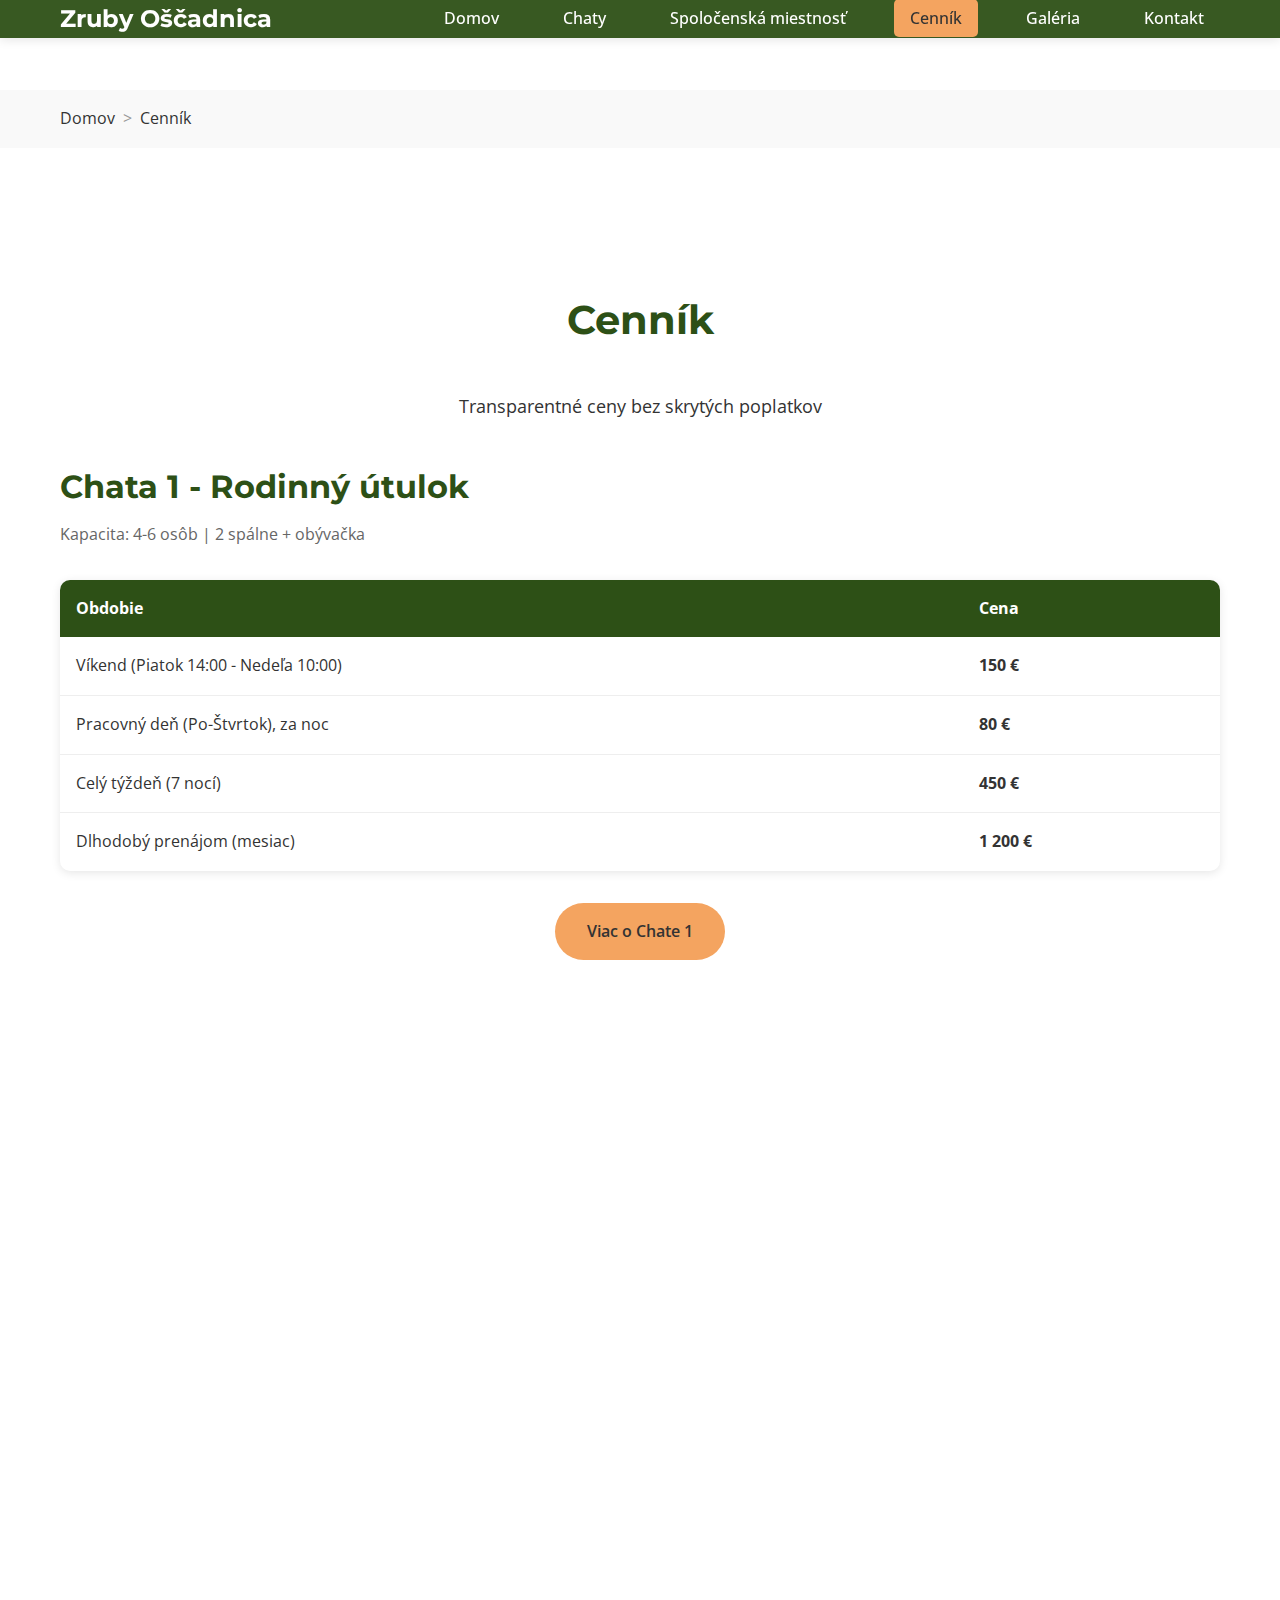
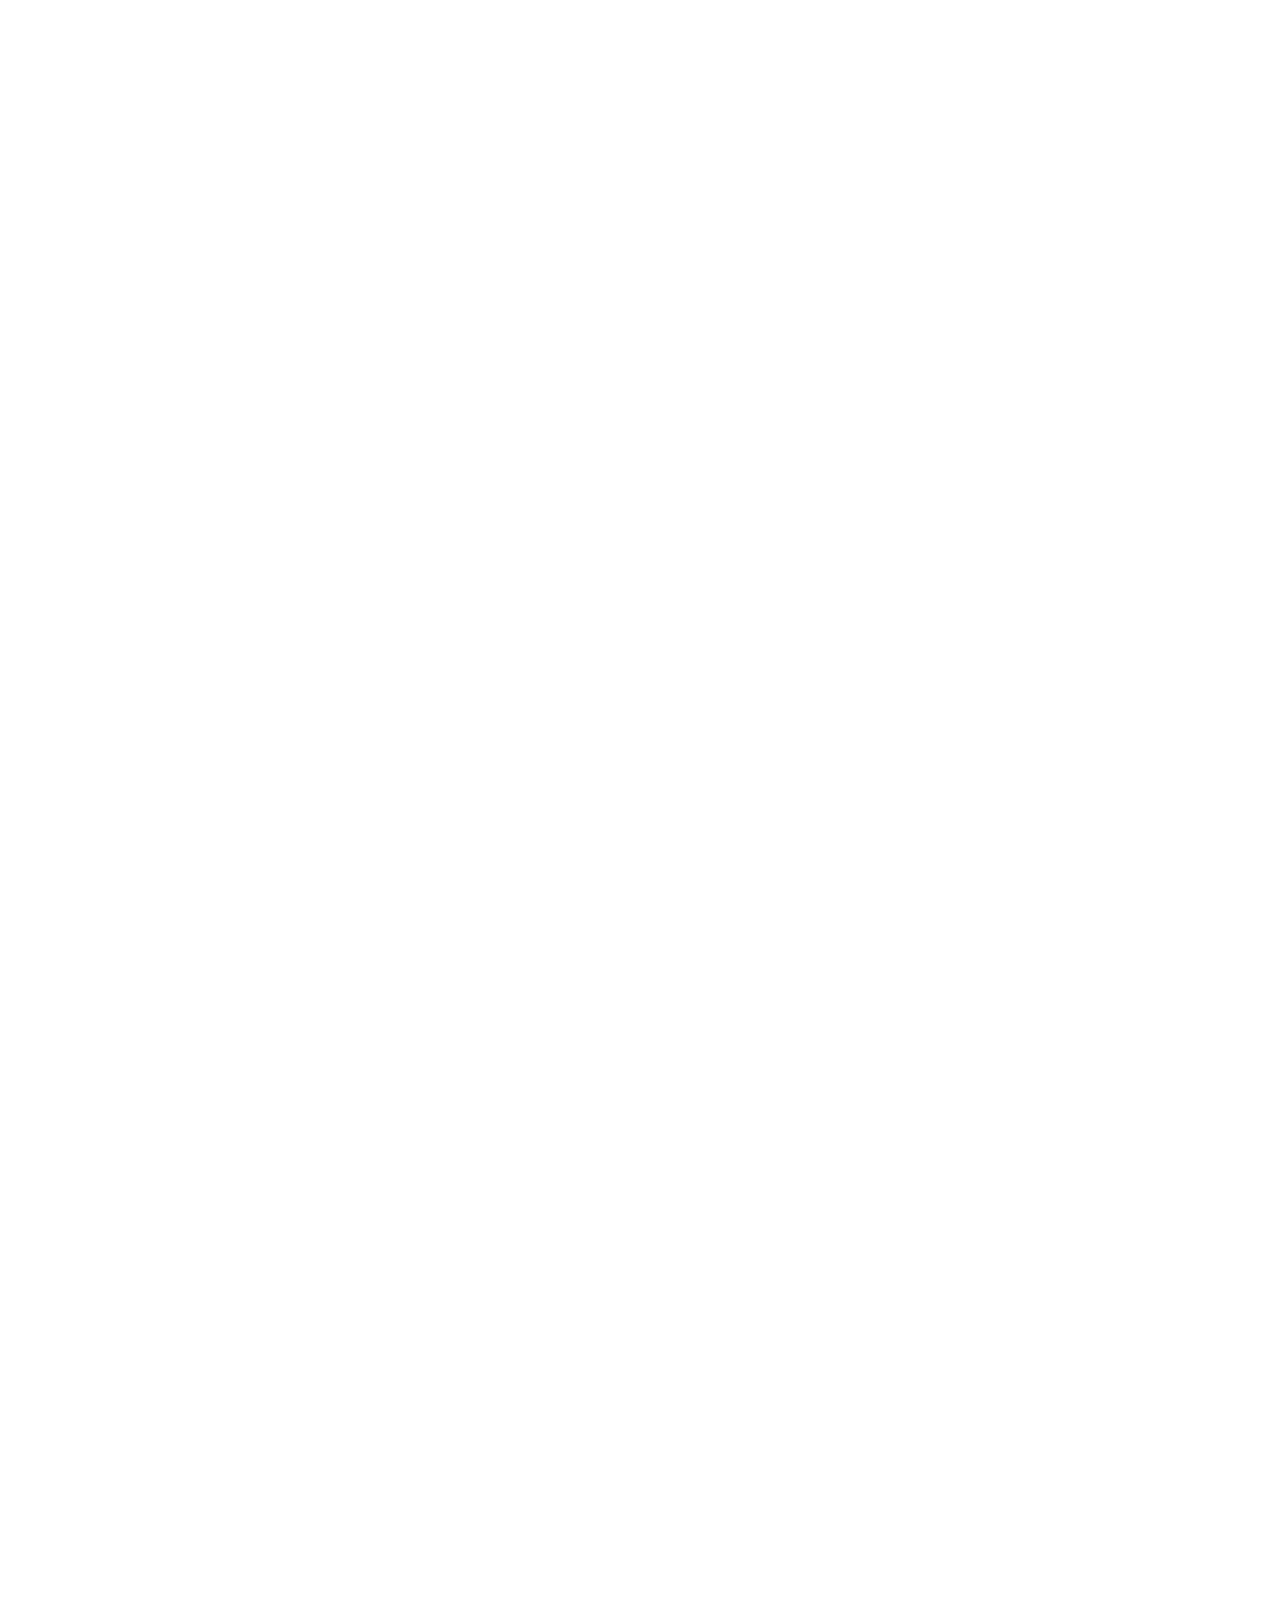
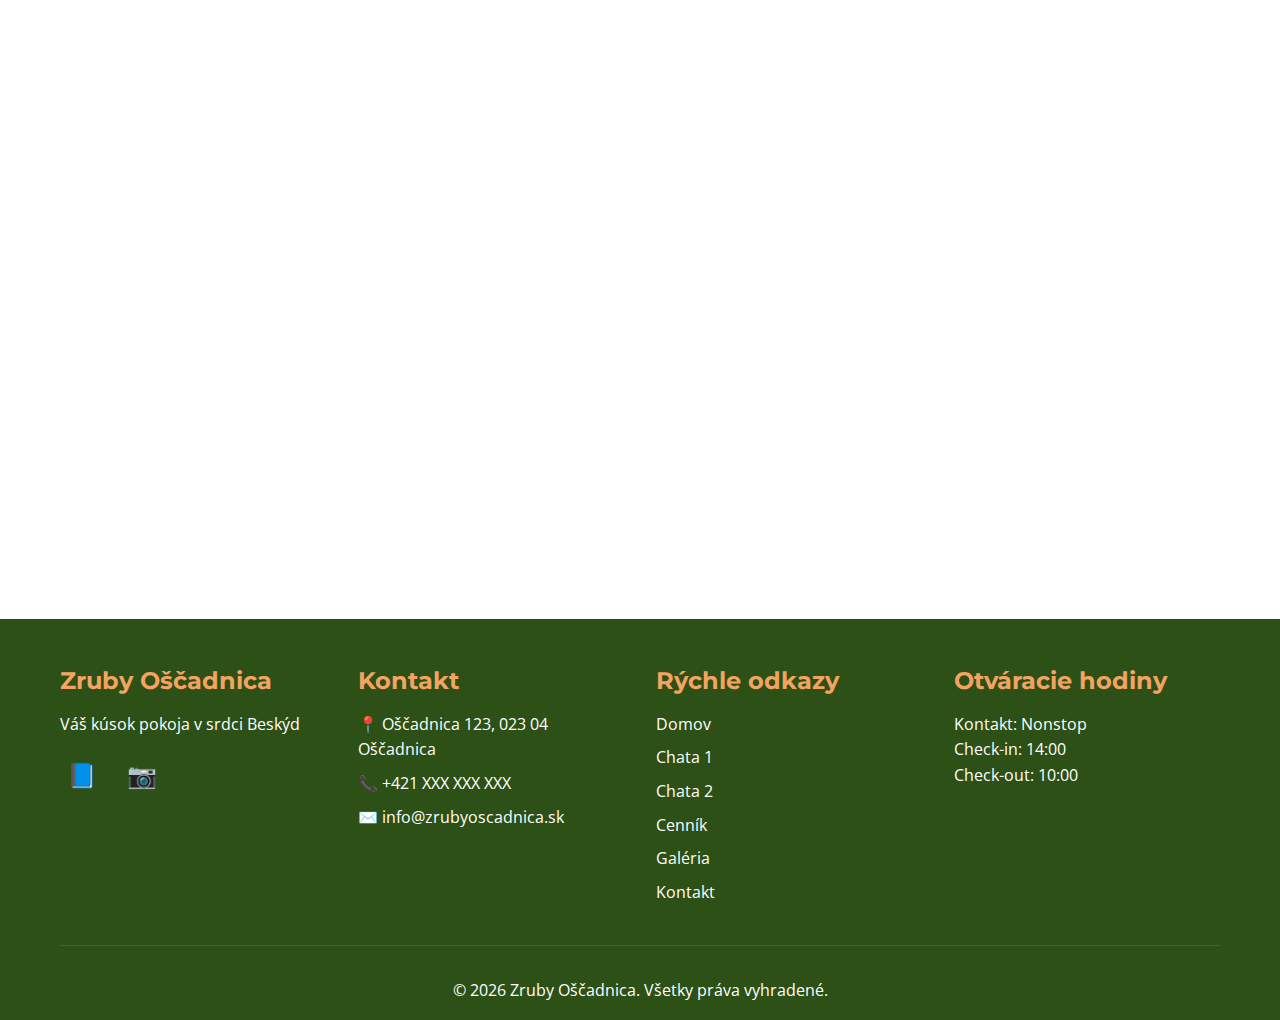
<file: cennik.html>
<!DOCTYPE html>
<html lang="sk">
<head>
  <meta charset="UTF-8">
  <meta name="viewport" content="width=device-width, initial-scale=1.0">
  <meta name="description" content="Cenník pre Zruby Oščadnica - transparentné ceny pre prenájom chát a spoločenskej miestnosti. Víkendové, týždenné a špeciálne balíčky.">
  <meta name="keywords" content="cenník chaty oščadnica, ceny prenájom beskydy, ubytovanie kysuce ceny">
  
  <title>Cenník | Zruby Oščadnica</title>
  
  <!-- Google Fonts -->
  <link rel="preconnect" href="https://fonts.googleapis.com">
  <link rel="preconnect" href="https://fonts.gstatic.com" crossorigin>
  <link href="https://fonts.googleapis.com/css2?family=Montserrat:wght@400;600;700&family=Open+Sans:wght@400;600&display=swap" rel="stylesheet">
  
  <!-- Stylesheets -->
  <link rel="stylesheet" href="css/style.css">
  <link rel="stylesheet" href="css/responsive.css">
</head>
<body>
  
  <!-- Header & Navigation -->
  <header>
    <nav class="container">
      <a href="index.html" class="logo">Zruby Oščadnica</a>
      
      <ul class="nav-menu">
        <li><a href="index.html">Domov</a></li>
        <li><a href="index.html#ponuka">Chaty</a></li>
        <li><a href="spolocenska-miestnost.html">Spoločenská miestnosť</a></li>
        <li><a href="cennik.html">Cenník</a></li>
        <li><a href="galeria.html">Galéria</a></li>
        <li><a href="kontakt.html">Kontakt</a></li>
      </ul>
      
      <div class="hamburger">
        <span></span>
        <span></span>
        <span></span>
      </div>
    </nav>
  </header>

  <!-- Breadcrumb -->
  <div class="breadcrumb">
    <div class="container">
      <ul>
        <li><a href="index.html">Domov</a></li>
        <li>Cenník</li>
      </ul>
    </div>
  </div>

  <!-- Pricing Section -->
  <section style="margin-top: 100px; padding: 3rem 0;">
    <div class="container">
      <h1 class="section-title fade-in">Cenník</h1>
      <p class="section-subtitle fade-in">Transparentné ceny bez skrytých poplatkov</p>

      <!-- Chata 1 Pricing -->
      <div class="fade-in" style="margin-bottom: 3rem;">
        <h2 style="color: var(--primary-color); margin-bottom: 1rem;">Chata 1 - Rodinný útulok</h2>
        <p style="margin-bottom: 1rem; color: #666;">Kapacita: 4-6 osôb | 2 spálne + obývačka</p>
        
        <table class="pricing-table">
          <thead>
            <tr>
              <th>Obdobie</th>
              <th>Cena</th>
            </tr>
          </thead>
          <tbody>
            <tr>
              <td>Víkend (Piatok 14:00 - Nedeľa 10:00)</td>
              <td><strong>150 €</strong></td>
            </tr>
            <tr>
              <td>Pracovný deň (Po-Štvrtok), za noc</td>
              <td><strong>80 €</strong></td>
            </tr>
            <tr>
              <td>Celý týždeň (7 nocí)</td>
              <td><strong>450 €</strong></td>
            </tr>
            <tr>
              <td>Dlhodobý prenájom (mesiac)</td>
              <td><strong>1 200 €</strong></td>
            </tr>
          </tbody>
        </table>
        
        <div style="text-align: center; margin-top: 1.5rem;">
          <a href="chata1.html" class="btn btn-primary">Viac o Chate 1</a>
        </div>
      </div>

      <!-- Chata 2 Pricing -->
      <div class="fade-in" style="margin-bottom: 3rem;">
        <h2 style="color: var(--primary-color); margin-bottom: 1rem;">Chata 2 - Romantické ubytovanie</h2>
        <p style="margin-bottom: 1rem; color: #666;">Kapacita: 2-4 osoby | 1 spálňa + obývačka</p>
        
        <table class="pricing-table">
          <thead>
            <tr>
              <th>Obdobie</th>
              <th>Cena</th>
            </tr>
          </thead>
          <tbody>
            <tr>
              <td>Víkend (Piatok 14:00 - Nedeľa 10:00)</td>
              <td><strong>120 €</strong></td>
            </tr>
            <tr>
              <td>Pracovný deň (Po-Štvrtok), za noc</td>
              <td><strong>60 €</strong></td>
            </tr>
            <tr>
              <td>Celý týždeň (7 nocí)</td>
              <td><strong>350 €</strong></td>
            </tr>
            <tr>
              <td>Dlhodobý prenájom (mesiac)</td>
              <td><strong>950 €</strong></td>
            </tr>
          </tbody>
        </table>
        
        <div style="text-align: center; margin-top: 1.5rem;">
          <a href="chata2.html" class="btn btn-primary">Viac o Chate 2</a>
        </div>
      </div>

      <!-- Spoločenská miestnosť Pricing -->
      <div class="fade-in" style="margin-bottom: 3rem;">
        <h2 style="color: var(--primary-color); margin-bottom: 1rem;">Spoločenská miestnosť</h2>
        <p style="margin-bottom: 1rem; color: #666;">Kapacita: 20-30 osôb | Ideálna pre podujatia</p>
        
        <table class="pricing-table">
          <thead>
            <tr>
              <th>Obdobie</th>
              <th>Cena</th>
            </tr>
          </thead>
          <tbody>
            <tr>
              <td>Deň (do 12 hodín)</td>
              <td><strong>100 €</strong></td>
            </tr>
            <tr>
              <td>Celý deň (24 hodín)</td>
              <td><strong>150 €</strong></td>
            </tr>
            <tr>
              <td>Víkend (Piatok-Nedeľa)</td>
              <td><strong>200 €</strong></td>
            </tr>
            <tr>
              <td>Týždeň</td>
              <td><strong>500 €</strong></td>
            </tr>
          </tbody>
        </table>
        
        <div style="text-align: center; margin-top: 1.5rem;">
          <a href="spolocenska-miestnost.html" class="btn btn-primary">Viac o Spoločenskej miestnosti</a>
        </div>
      </div>

      <!-- Dodatočné služby -->
      <div class="fade-in" style="margin-bottom: 3rem;">
        <h2 style="color: var(--primary-color); margin-bottom: 1rem;">Dodatočné služby</h2>
        
        <table class="pricing-table">
          <thead>
            <tr>
              <th>Služba</th>
              <th>Cena</th>
            </tr>
          </thead>
          <tbody>
            <tr>
              <td>Pranie posteľnej bielizne</td>
              <td><strong>10 €</strong></td>
            </tr>
            <tr>
              <td>Drevo na kúrenie (vrece)</td>
              <td><strong>15 €</strong></td>
            </tr>
            <tr>
              <td>Upratovací poplatok (chaty)</td>
              <td><strong>20 €</strong></td>
            </tr>
            <tr>
              <td>Upratovací poplatok (spoločenská miestnosť)</td>
              <td><strong>30 €</strong></td>
            </tr>
            <tr>
              <td>Kytice kvetov (Chata 2)</td>
              <td><strong>25 €</strong></td>
            </tr>
            <tr>
              <td>Projektor a plátno</td>
              <td><strong>20 €</strong></td>
            </tr>
            <tr>
              <td>Diskotékové osvetlenie</td>
              <td><strong>30 €</strong></td>
            </tr>
            <tr>
              <td>Catering</td>
              <td><strong>Podľa dohody</strong></td>
            </tr>
          </tbody>
        </table>
      </div>

      <!-- Zľavy a balíčky -->
      <div class="fade-in" style="margin-bottom: 3rem; background: var(--bg-light); padding: 2rem; border-radius: 10px;">
        <h2 style="color: var(--primary-color); margin-bottom: 1rem;">🎁 Zľavy a špeciálne balíčky</h2>
        
        <div style="display: grid; grid-template-columns: repeat(auto-fit, minmax(250px, 1fr)); gap: 1.5rem; margin-top: 1.5rem;">
          <div style="background: white; padding: 1.5rem; border-radius: 10px; box-shadow: var(--shadow);">
            <h3 style="color: var(--primary-color);">Dlhodobý prenájom</h3>
            <p style="color: #666; margin: 0.5rem 0;">Zľava 20% pri prenájme na viac ako 2 týždne</p>
          </div>
          
          <div style="background: white; padding: 1.5rem; border-radius: 10px; box-shadow: var(--shadow);">
            <h3 style="color: var(--primary-color);">Mimo sezóny</h3>
            <p style="color: #666; margin: 0.5rem 0;">Zľava 15% v mesiacoch november - marec (okrem sviatkov)</p>
          </div>
          
          <div style="background: white; padding: 1.5rem; border-radius: 10px; box-shadow: var(--shadow);">
            <h3 style="color: var(--primary-color);">Rodinný balíček</h3>
            <p style="color: #666; margin: 0.5rem 0;">Prenájom oboch chát súčasne - zľava 10%</p>
          </div>
          
          <div style="background: white; padding: 1.5rem; border-radius: 10px; box-shadow: var(--shadow);">
            <h3 style="color: var(--primary-color);">Stáli zákazníci</h3>
            <p style="color: #666; margin: 0.5rem 0;">Zľava 10% pre opakovaných zákazníkov</p>
          </div>
        </div>
      </div>

      <!-- Poznámky -->
      <div class="fade-in" style="background: var(--primary-color); color: white; padding: 2rem; border-radius: 10px;">
        <h2 style="color: var(--accent-color); margin-bottom: 1rem;">📝 Dôležité informácie</h2>
        
        <ul style="list-style: none; margin: 0; padding: 0;">
          <li style="padding: 0.5rem 0; padding-left: 1.5rem; position: relative;">
            <span style="position: absolute; left: 0;">✓</span>
            <strong>Check-in:</strong> 14:00 | <strong>Check-out:</strong> 10:00
          </li>
          <li style="padding: 0.5rem 0; padding-left: 1.5rem; position: relative;">
            <span style="position: absolute; left: 0;">✓</span>
            <strong>Záloha:</strong> 30% z celkovej ceny pri rezervácii (50% pre spoločenskú miestnosť)
          </li>
          <li style="padding: 0.5rem 0; padding-left: 1.5rem; position: relative;">
            <span style="position: absolute; left: 0;">✓</span>
            <strong>Zrušenie:</strong> Bezplatné zrušenie do 14 dní pred príchodom (30 dní pre spoločenskú miestnosť)
          </li>
          <li style="padding: 0.5rem 0; padding-left: 1.5rem; position: relative;">
            <span style="position: absolute; left: 0;">✓</span>
            <strong>Sezónne ceny:</strong> Leto (jún-august) a Vianoce/Silvester môžu mať prirážku 20%
          </li>
          <li style="padding: 0.5rem 0; padding-left: 1.5rem; position: relative;">
            <span style="position: absolute; left: 0;">✓</span>
            <strong>V cene zahrnuté:</strong> Elektrina, voda, kúrenie, WiFi, parkovanie, základné vybavenie
          </li>
          <li style="padding: 0.5rem 0; padding-left: 1.5rem; position: relative;">
            <span style="position: absolute; left: 0;">✓</span>
            <strong>Nie je v cene:</strong> Upratovací poplatok, drevo na kúrenie, extra služby
          </li>
          <li style="padding: 0.5rem 0; padding-left: 1.5rem; position: relative;">
            <span style="position: absolute; left: 0;">✓</span>
            <strong>Domáce zvieratá:</strong> Po dohode, poplatok 10 € za pobyt
          </li>
          <li style="padding: 0.5rem 0; padding-left: 1.5rem; position: relative;">
            <span style="position: absolute; left: 0;">✓</span>
            <strong>Minimálny pobyt:</strong> 2 noci cez víkend, 3 noci počas sviatkov
          </li>
        </ul>
      </div>

      <!-- CTA -->
      <div style="text-align: center; margin-top: 3rem;">
        <h2 class="fade-in" style="color: var(--primary-color); margin-bottom: 1rem;">Pripravení rezervovať?</h2>
        <p class="fade-in" style="margin-bottom: 2rem; font-size: 1.1rem;">Kontaktujte nás a zabezpečte si svoj termín už dnes!</p>
        <a href="kontakt.html" class="btn btn-primary fade-in" style="font-size: 1.2rem; padding: 1.2rem 2.5rem;">Rezervovať teraz</a>
      </div>
    </div>
  </section>

  <!-- Footer -->
  <footer>
    <div class="container">
      <div class="footer-content">
        <div class="footer-section">
          <h3>Zruby Oščadnica</h3>
          <p>Váš kúsok pokoja v srdci Beskýd</p>
          <div class="social-links">
            <a href="#facebook" aria-label="Facebook">📘</a>
            <a href="#instagram" aria-label="Instagram">📷</a>
          </div>
        </div>

        <div class="footer-section">
          <h3>Kontakt</h3>
          <ul>
            <li>📍 Oščadnica 123, 023 04 Oščadnica</li>
            <li>📞 +421 XXX XXX XXX</li>
            <li>✉️ info@zrubyoscadnica.sk</li>
          </ul>
        </div>

        <div class="footer-section">
          <h3>Rýchle odkazy</h3>
          <ul>
            <li><a href="index.html">Domov</a></li>
            <li><a href="chata1.html">Chata 1</a></li>
            <li><a href="chata2.html">Chata 2</a></li>
            <li><a href="cennik.html">Cenník</a></li>
            <li><a href="galeria.html">Galéria</a></li>
            <li><a href="kontakt.html">Kontakt</a></li>
          </ul>
        </div>

        <div class="footer-section">
          <h3>Otváracie hodiny</h3>
          <p>Kontakt: Nonstop</p>
          <p>Check-in: 14:00</p>
          <p>Check-out: 10:00</p>
        </div>
      </div>

      <div class="footer-bottom">
        <p>&copy; 2026 Zruby Oščadnica. Všetky práva vyhradené.</p>
      </div>
    </div>
  </footer>

  <!-- Scripts -->
  <script src="js/main.js"></script>

</body>
</html>
</file>
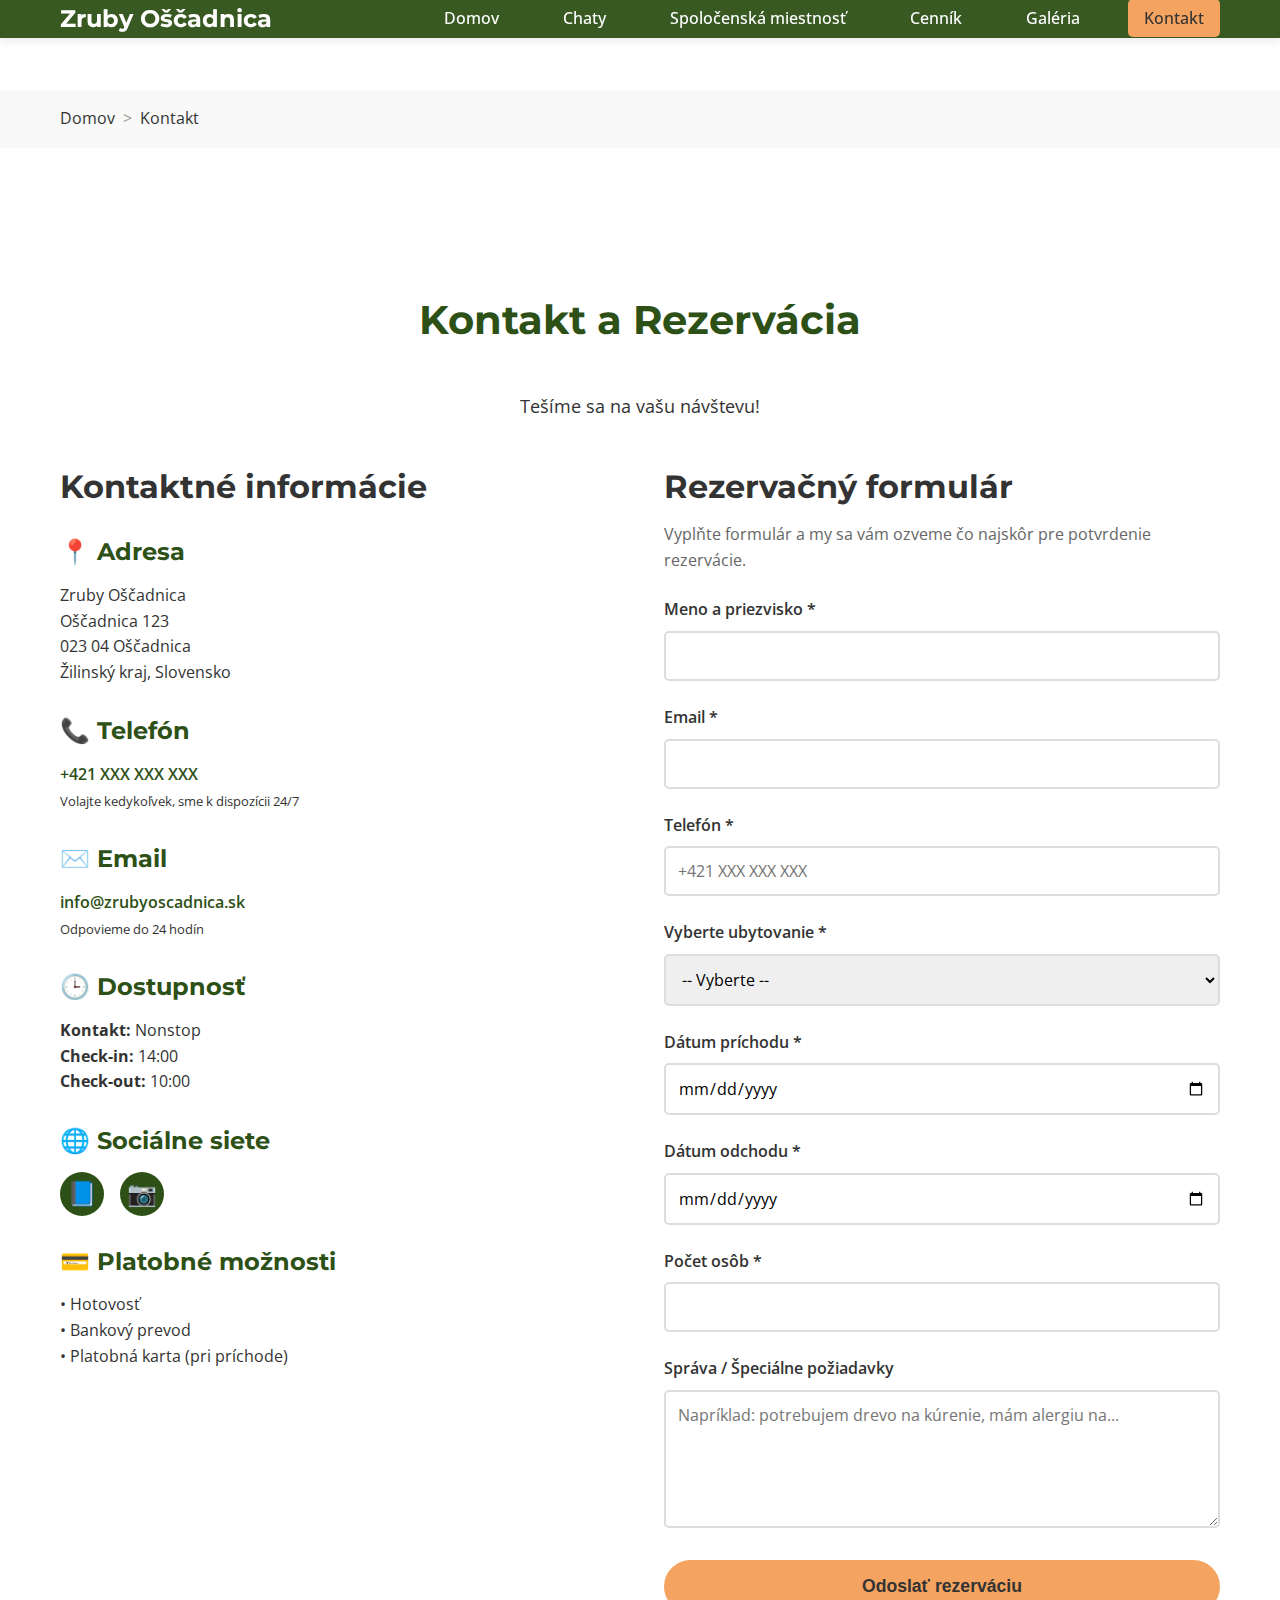
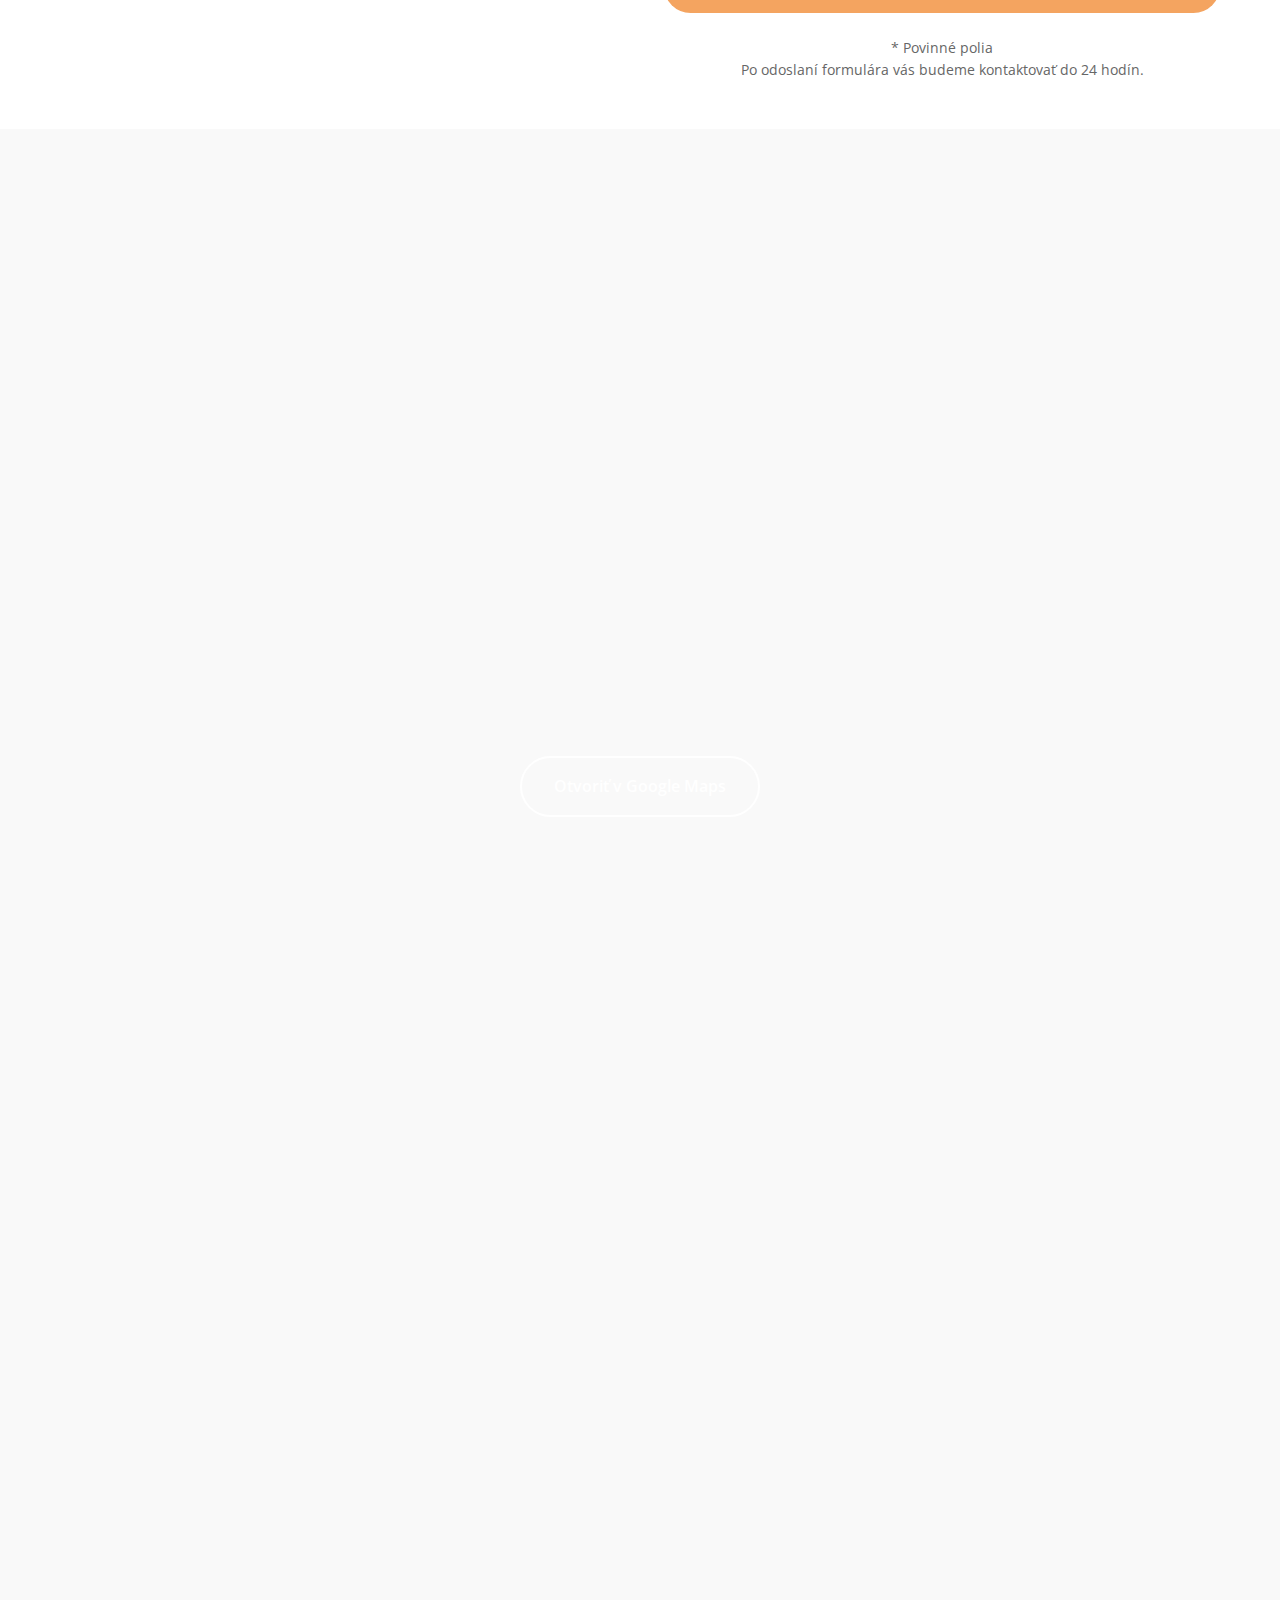
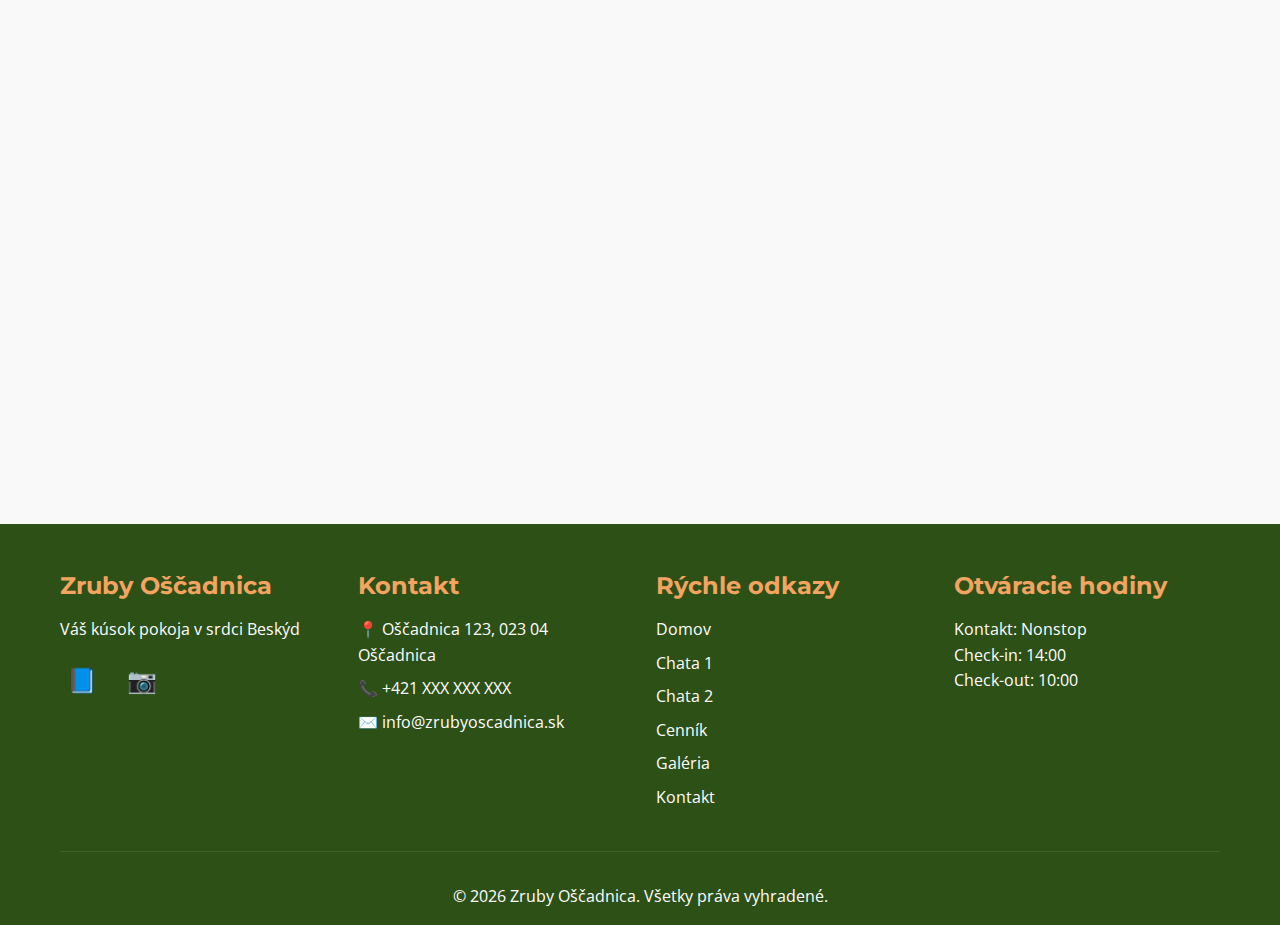
<file: kontakt.html>
<!DOCTYPE html>
<html lang="sk">
<head>
  <meta charset="UTF-8">
  <meta name="viewport" content="width=device-width, initial-scale=1.0">
  <meta name="description" content="Kontakt a rezervácia - Zruby Oščadnica. Zavolajte nám, napíšte email alebo použite náš rezervačný formulár. Tešíme sa na vás!">
  <meta name="keywords" content="kontakt zruby oščadnica, rezervácia chaty beskydy, ubytovanie kysuce kontakt">
  
  <title>Kontakt a Rezervácia | Zruby Oščadnica</title>
  
  <!-- Google Fonts -->
  <link rel="preconnect" href="https://fonts.googleapis.com">
  <link rel="preconnect" href="https://fonts.gstatic.com" crossorigin>
  <link href="https://fonts.googleapis.com/css2?family=Montserrat:wght@400;600;700&family=Open+Sans:wght@400;600&display=swap" rel="stylesheet">
  
  <!-- Stylesheets -->
  <link rel="stylesheet" href="css/style.css">
  <link rel="stylesheet" href="css/responsive.css">
</head>
<body>
  
  <!-- Header & Navigation -->
  <header>
    <nav class="container">
      <a href="index.html" class="logo">Zruby Oščadnica</a>
      
      <ul class="nav-menu">
        <li><a href="index.html">Domov</a></li>
        <li><a href="index.html#ponuka">Chaty</a></li>
        <li><a href="spolocenska-miestnost.html">Spoločenská miestnosť</a></li>
        <li><a href="cennik.html">Cenník</a></li>
        <li><a href="galeria.html">Galéria</a></li>
        <li><a href="kontakt.html">Kontakt</a></li>
      </ul>
      
      <div class="hamburger">
        <span></span>
        <span></span>
        <span></span>
      </div>
    </nav>
  </header>

  <!-- Breadcrumb -->
  <div class="breadcrumb">
    <div class="container">
      <ul>
        <li><a href="index.html">Domov</a></li>
        <li>Kontakt</li>
      </ul>
    </div>
  </div>

  <!-- Contact Section -->
  <section style="margin-top: 100px; padding: 3rem 0;">
    <div class="container">
      <h1 class="section-title fade-in">Kontakt a Rezervácia</h1>
      <p class="section-subtitle fade-in">Tešíme sa na vašu návštevu!</p>

      <div class="contact-wrapper">
        <!-- Contact Info -->
        <div class="contact-info fade-in">
          <h2>Kontaktné informácie</h2>
          
          <h3>📍 Adresa</h3>
          <p>
            Zruby Oščadnica<br>
            Oščadnica 123<br>
            023 04 Oščadnica<br>
            Žilinský kraj, Slovensko
          </p>

          <h3>📞 Telefón</h3>
          <p>
            <a href="tel:+421XXXXXXXXX" style="color: var(--primary-color); font-weight: 600;">+421 XXX XXX XXX</a><br>
            <small>Volajte kedykoľvek, sme k dispozícii 24/7</small>
          </p>

          <h3>✉️ Email</h3>
          <p>
            <a href="mailto:info@zrubyoscadnica.sk" style="color: var(--primary-color); font-weight: 600;">info@zrubyoscadnica.sk</a><br>
            <small>Odpovieme do 24 hodín</small>
          </p>

          <h3>🕒 Dostupnosť</h3>
          <p>
            <strong>Kontakt:</strong> Nonstop<br>
            <strong>Check-in:</strong> 14:00<br>
            <strong>Check-out:</strong> 10:00
          </p>

          <h3>🌐 Sociálne siete</h3>
          <div class="social-links">
            <a href="#facebook" aria-label="Facebook" title="Facebook">📘</a>
            <a href="#instagram" aria-label="Instagram" title="Instagram">📷</a>
          </div>

          <h3>💳 Platobné možnosti</h3>
          <p>
            • Hotovosť<br>
            • Bankový prevod<br>
            • Platobná karta (pri príchode)
          </p>
        </div>

        <!-- Reservation Form -->
        <div class="fade-in">
          <h2>Rezervačný formulár</h2>
          <p style="margin-bottom: 1.5rem; color: #666;">
            Vyplňte formulár a my sa vám ozveme čo najskôr pre potvrdenie rezervácie.
          </p>

          <div class="success-message"></div>

          <form id="reservation-form">
            <div class="form-group">
              <label for="name">Meno a priezvisko *</label>
              <input type="text" id="name" name="name" required>
              <span class="error-message"></span>
            </div>

            <div class="form-group">
              <label for="email">Email *</label>
              <input type="email" id="email" name="email" required>
              <span class="error-message"></span>
            </div>

            <div class="form-group">
              <label for="phone">Telefón *</label>
              <input type="tel" id="phone" name="phone" placeholder="+421 XXX XXX XXX" required>
              <span class="error-message"></span>
            </div>

            <div class="form-group">
              <label for="accommodation">Vyberte ubytovanie *</label>
              <select id="accommodation" name="accommodation" required>
                <option value="">-- Vyberte --</option>
                <option value="chata1">Chata 1 - Rodinný útulok (4-6 osôb)</option>
                <option value="chata2">Chata 2 - Romantické ubytovanie (2-4 osoby)</option>
                <option value="spolocenska">Spoločenská miestnosť (20-30 osôb)</option>
              </select>
              <span class="error-message"></span>
            </div>

            <div class="form-group">
              <label for="checkin">Dátum príchodu *</label>
              <input type="date" id="checkin" name="checkin" required>
              <span class="error-message"></span>
            </div>

            <div class="form-group">
              <label for="checkout">Dátum odchodu *</label>
              <input type="date" id="checkout" name="checkout" required>
              <span class="error-message"></span>
            </div>

            <div class="form-group">
              <label for="persons">Počet osôb *</label>
              <input type="number" id="persons" name="persons" min="1" max="30" required>
              <span class="error-message"></span>
            </div>

            <div class="form-group">
              <label for="message">Správa / Špeciálne požiadavky</label>
              <textarea id="message" name="message" rows="5" placeholder="Napríklad: potrebujem drevo na kúrenie, mám alergiu na..."></textarea>
              <span class="error-message"></span>
            </div>

            <div class="form-group">
              <button type="submit" class="btn btn-primary" style="width: 100%; font-size: 1.1rem;">
                Odoslať rezerváciu
              </button>
            </div>

            <p style="font-size: 0.875rem; color: #666; text-align: center;">
              * Povinné polia<br>
              Po odoslaní formulára vás budeme kontaktovať do 24 hodín.
            </p>
          </form>
        </div>
      </div>
    </div>
  </section>

  <!-- Map Section -->
  <section class="map-section" style="padding: 0;">
    <div class="container">
      <h2 class="section-title fade-in" style="padding-top: 2rem;">Kde nás nájdete</h2>
      <p class="section-subtitle fade-in">Oščadnica, Žilinský kraj, Slovensko</p>
      
      <div class="map-container fade-in">
        <iframe 
          src="https://www.google.com/maps/embed?pb=!1m18!1m12!1m3!1d2583.4747894847287!2d18.7833!3d49.6667!2m3!1f0!2f0!3f0!3m2!1i1024!2i768!4f13.1!3m3!1m2!1s0x0%3A0x0!2zNDnCsDQwJzAwLjEiTiAxOMKwNDYnNTkuOSJF!5e0!3m2!1ssk!2ssk!4v1234567890"
          allowfullscreen="" 
          loading="lazy" 
          referrerpolicy="no-referrer-when-downgrade"
          title="Mapa Zruby Oščadnica">
        </iframe>
      </div>

      <div style="text-align: center; margin-top: 1.5rem; padding-bottom: 3rem;">
        <a href="https://www.google.com/maps/search/?api=1&query=49.6667,18.7833" 
           target="_blank" 
           rel="noopener noreferrer" 
           class="btn btn-secondary">
          Otvoriť v Google Maps
        </a>
      </div>
    </div>
  </section>

  <!-- Directions Section -->
  <section style="background: var(--bg-light); padding: 3rem 0;">
    <div class="container">
      <h2 class="section-title fade-in">Ako sa k nám dostať</h2>
      
      <div style="display: grid; grid-template-columns: repeat(auto-fit, minmax(280px, 1fr)); gap: 2rem; margin-top: 2rem;">
        <div class="fade-in" style="background: white; padding: 2rem; border-radius: 10px; box-shadow: var(--shadow);">
          <h3 style="color: var(--primary-color); margin-bottom: 1rem;">🚗 Autom</h3>
          <p style="color: #666;">
            <strong>Z Žiliny:</strong> cca 45 km, 50 minút<br>
            Smerom na Čadcu, odbočka Oščadnica<br><br>
            <strong>Z Čadce:</strong> cca 15 km, 20 minút<br>
            Po hlavnej ceste smerom na Žilinu
          </p>
        </div>

        <div class="fade-in" style="background: white; padding: 2rem; border-radius: 10px; box-shadow: var(--shadow);">
          <h3 style="color: var(--primary-color); margin-bottom: 1rem;">🚌 Autobusom</h3>
          <p style="color: #666;">
            Pravidelné autobusové spojenie z Žiliny a Čadce.<br>
            Zastávka: Oščadnica, stred<br>
            Od zastávky 5 minút pešo alebo vás radi vyzdvihneme.
          </p>
        </div>

        <div class="fade-in" style="background: white; padding: 2rem; border-radius: 10px; box-shadow: var(--shadow);">
          <h3 style="color: var(--primary-color); margin-bottom: 1rem;">🚂 Vlakom</h3>
          <p style="color: #666;">
            Najbližšia stanica: Čadca<br>
            Odtiaľ autobusom alebo taxíkom.<br>
            Radi vám pomôžeme s organizáciou prepravy.
          </p>
        </div>
      </div>
    </div>
  </section>

  <!-- FAQ Section -->
  <section style="padding: 3rem 0;">
    <div class="container">
      <h2 class="section-title fade-in">Časté otázky</h2>
      
      <div style="max-width: 800px; margin: 0 auto;">
        <div class="fade-in" style="background: var(--bg-light); padding: 1.5rem; margin-bottom: 1rem; border-radius: 10px;">
          <h3 style="color: var(--primary-color); margin-bottom: 0.5rem;">Kedy môžem vykonať check-in?</h3>
          <p style="color: #666; margin: 0;">Check-in je možný od 14:00. Ak potrebujete skorší príchod, kontaktujte nás vopred.</p>
        </div>

        <div class="fade-in" style="background: var(--bg-light); padding: 1.5rem; margin-bottom: 1rem; border-radius: 10px;">
          <h3 style="color: var(--primary-color); margin-bottom: 0.5rem;">Je potrebná záloha?</h3>
          <p style="color: #666; margin: 0;">Áno, pri rezervácii je potrebná záloha 30% z celkovej ceny (50% pre spoločenskú miestnosť).</p>
        </div>

        <div class="fade-in" style="background: var(--bg-light); padding: 1.5rem; margin-bottom: 1rem; border-radius: 10px;">
          <h3 style="color: var(--primary-color); margin-bottom: 0.5rem;">Môžem so sebou priviesť domáce zviera?</h3>
          <p style="color: #666; margin: 0;">Áno, po predchádzajúcej dohode. Poplatok za zviera je 10 € za pobyt.</p>
        </div>

        <div class="fade-in" style="background: var(--bg-light); padding: 1.5rem; margin-bottom: 1rem; border-radius: 10px;">
          <h3 style="color: var(--primary-color); margin-bottom: 0.5rem;">Je k dispozícii WiFi?</h3>
          <p style="color: #666; margin: 0;">Áno, všetky objekty majú bezplatné WiFi pripojenie.</p>
        </div>

        <div class="fade-in" style="background: var(--bg-light); padding: 1.5rem; margin-bottom: 1rem; border-radius: 10px;">
          <h3 style="color: var(--primary-color); margin-bottom: 0.5rem;">Čo je zahrnuté v cene?</h3>
          <p style="color: #666; margin: 0;">Elektrina, voda, kúrenie, WiFi, parkovanie a základné vybavenie. Nie je zahrnuté: upratovanie, drevo na kúrenie.</p>
        </div>
      </div>
    </div>
  </section>

  <!-- Footer -->
  <footer>
    <div class="container">
      <div class="footer-content">
        <div class="footer-section">
          <h3>Zruby Oščadnica</h3>
          <p>Váš kúsok pokoja v srdci Beskýd</p>
          <div class="social-links">
            <a href="#facebook" aria-label="Facebook">📘</a>
            <a href="#instagram" aria-label="Instagram">📷</a>
          </div>
        </div>

        <div class="footer-section">
          <h3>Kontakt</h3>
          <ul>
            <li>📍 Oščadnica 123, 023 04 Oščadnica</li>
            <li>📞 +421 XXX XXX XXX</li>
            <li>✉️ info@zrubyoscadnica.sk</li>
          </ul>
        </div>

        <div class="footer-section">
          <h3>Rýchle odkazy</h3>
          <ul>
            <li><a href="index.html">Domov</a></li>
            <li><a href="chata1.html">Chata 1</a></li>
            <li><a href="chata2.html">Chata 2</a></li>
            <li><a href="cennik.html">Cenník</a></li>
            <li><a href="galeria.html">Galéria</a></li>
            <li><a href="kontakt.html">Kontakt</a></li>
          </ul>
        </div>

        <div class="footer-section">
          <h3>Otváracie hodiny</h3>
          <p>Kontakt: Nonstop</p>
          <p>Check-in: 14:00</p>
          <p>Check-out: 10:00</p>
        </div>
      </div>

      <div class="footer-bottom">
        <p>&copy; 2026 Zruby Oščadnica. Všetky práva vyhradené.</p>
      </div>
    </div>
  </footer>

  <!-- Scripts -->
  <script src="js/main.js"></script>
  <script src="js/form.js"></script>

</body>
</html>
</file>
<file: css/style.css>
/* ==========================================
   Zruby Oščadnica - Main Stylesheet
   ========================================== */

/* CSS Custom Properties */
:root {
  --primary-color: #2d5016;
  --secondary-color: #8b4513;
  --accent-color: #f4a460;
  --text-dark: #333;
  --text-light: #fff;
  --bg-light: #f9f9f9;
  --shadow: 0 2px 10px rgba(0, 0, 0, 0.1);
  --shadow-hover: 0 5px 20px rgba(0, 0, 0, 0.2);
  --transition: all 0.3s ease;
}

/* Reset & Base Styles */
* {
  margin: 0;
  padding: 0;
  box-sizing: border-box;
}

html {
  scroll-behavior: smooth;
}

body {
  font-family: 'Open Sans', -apple-system, BlinkMacSystemFont, 'Segoe UI', sans-serif;
  color: var(--text-dark);
  line-height: 1.6;
  overflow-x: hidden;
}

h1, h2, h3, h4, h5, h6 {
  font-family: 'Montserrat', sans-serif;
  font-weight: 700;
  line-height: 1.2;
  margin-bottom: 1rem;
}

h1 { font-size: 2.5rem; }
h2 { font-size: 2rem; }
h3 { font-size: 1.5rem; }

img {
  max-width: 100%;
  height: auto;
  display: block;
}

a {
  text-decoration: none;
  color: inherit;
  transition: var(--transition);
}

/* Container */
.container {
  max-width: 1200px;
  margin: 0 auto;
  padding: 0 20px;
}

/* Header & Navigation */
header {
  position: fixed;
  top: 0;
  left: 0;
  width: 100%;
  background: rgba(45, 80, 22, 0.95);
  backdrop-filter: blur(10px);
  z-index: 1000;
  transition: var(--transition);
  box-shadow: var(--shadow);
}

header.scrolled {
  background: var(--primary-color);
  box-shadow: var(--shadow-hover);
}

nav {
  display: flex;
  justify-content: space-between;
  align-items: center;
  padding: 1rem 0;
}

.logo {
  font-size: 1.5rem;
  font-weight: 700;
  color: var(--text-light);
  font-family: 'Montserrat', sans-serif;
}

.nav-menu {
  display: flex;
  list-style: none;
  gap: 2rem;
}

.nav-menu li a {
  color: var(--text-light);
  font-weight: 500;
  padding: 0.5rem 1rem;
  border-radius: 5px;
  transition: var(--transition);
}

.nav-menu li a:hover,
.nav-menu li a.active {
  background: var(--accent-color);
  color: var(--text-dark);
}

.hamburger {
  display: none;
  flex-direction: column;
  cursor: pointer;
  gap: 5px;
}

.hamburger span {
  width: 25px;
  height: 3px;
  background: var(--text-light);
  border-radius: 3px;
  transition: var(--transition);
}

.hamburger.active span:nth-child(1) {
  transform: rotate(45deg) translate(8px, 8px);
}

.hamburger.active span:nth-child(2) {
  opacity: 0;
}

.hamburger.active span:nth-child(3) {
  transform: rotate(-45deg) translate(8px, -8px);
}

/* Hero Section */
.hero {
  height: 100vh;
  min-height: 600px;
  background-size: cover;
  background-position: center;
  background-attachment: fixed;
  display: flex;
  align-items: center;
  justify-content: center;
  text-align: center;
  color: var(--text-light);
  position: relative;
  margin-top: 70px;
}

.hero::before {
  content: '';
  position: absolute;
  top: 0;
  left: 0;
  right: 0;
  bottom: 0;
  background: rgba(0, 0, 0, 0.4);
}

.hero-content {
  position: relative;
  z-index: 1;
  max-width: 800px;
  padding: 2rem;
}

.hero h1 {
  font-size: 3rem;
  margin-bottom: 1rem;
  text-shadow: 2px 2px 10px rgba(0, 0, 0, 0.5);
}

.hero p {
  font-size: 1.25rem;
  margin-bottom: 2rem;
  text-shadow: 1px 1px 5px rgba(0, 0, 0, 0.5);
}

/* Buttons */
.btn {
  display: inline-block;
  padding: 1rem 2rem;
  border-radius: 50px;
  font-weight: 600;
  text-align: center;
  cursor: pointer;
  transition: var(--transition);
  border: none;
  font-size: 1rem;
  min-width: 44px;
  min-height: 44px;
}

.btn-primary {
  background: var(--accent-color);
  color: var(--text-dark);
}

.btn-primary:hover {
  background: var(--secondary-color);
  color: var(--text-light);
  transform: translateY(-3px);
  box-shadow: var(--shadow-hover);
}

.btn-secondary {
  background: transparent;
  color: var(--text-light);
  border: 2px solid var(--text-light);
}

.btn-secondary:hover {
  background: var(--text-light);
  color: var(--primary-color);
}

/* Sections */
section {
  padding: 5rem 0;
}

section:nth-child(even) {
  background: var(--bg-light);
}

.section-title {
  text-align: center;
  margin-bottom: 3rem;
  color: var(--primary-color);
}

.section-subtitle {
  text-align: center;
  color: var(--text-dark);
  margin-bottom: 3rem;
  font-size: 1.1rem;
}

/* About Section */
.about-content {
  display: grid;
  grid-template-columns: 1fr 1fr;
  gap: 3rem;
  align-items: center;
}

.about-text p {
  margin-bottom: 1.5rem;
  line-height: 1.8;
}

.about-image {
  border-radius: 10px;
  overflow: hidden;
  box-shadow: var(--shadow);
}

/* Offerings Grid */
.offerings-grid {
  display: grid;
  grid-template-columns: repeat(auto-fit, minmax(300px, 1fr));
  gap: 2rem;
}

.offering-card {
  background: white;
  border-radius: 10px;
  overflow: hidden;
  box-shadow: var(--shadow);
  transition: var(--transition);
}

.offering-card:hover {
  transform: translateY(-10px);
  box-shadow: var(--shadow-hover);
}

.offering-image {
  width: 100%;
  height: 250px;
  object-fit: cover;
}

.offering-content {
  padding: 1.5rem;
}

.offering-content h3 {
  color: var(--primary-color);
  margin-bottom: 1rem;
}

.offering-content p {
  margin-bottom: 1rem;
  color: #666;
}

.offering-features {
  list-style: none;
  margin-bottom: 1.5rem;
}

.offering-features li {
  padding: 0.5rem 0;
  padding-left: 1.5rem;
  position: relative;
}

.offering-features li::before {
  content: '✓';
  position: absolute;
  left: 0;
  color: var(--primary-color);
  font-weight: bold;
}

/* Benefits Section */
.benefits-grid {
  display: grid;
  grid-template-columns: repeat(auto-fit, minmax(250px, 1fr));
  gap: 2rem;
  text-align: center;
}

.benefit-item {
  padding: 2rem;
  border-radius: 10px;
  transition: var(--transition);
}

.benefit-item:hover {
  background: white;
  box-shadow: var(--shadow);
  transform: translateY(-5px);
}

.benefit-icon {
  font-size: 3rem;
  margin-bottom: 1rem;
  color: var(--primary-color);
}

.benefit-item h3 {
  color: var(--primary-color);
  margin-bottom: 0.5rem;
}

/* Gallery Preview */
.gallery-preview {
  display: grid;
  grid-template-columns: repeat(auto-fit, minmax(250px, 1fr));
  gap: 1rem;
}

.gallery-preview img {
  width: 100%;
  height: 200px;
  object-fit: cover;
  border-radius: 10px;
  cursor: pointer;
  transition: var(--transition);
}

.gallery-preview img:hover {
  transform: scale(1.05);
  box-shadow: var(--shadow-hover);
}

/* Breadcrumb */
.breadcrumb {
  padding: 1rem 0;
  margin-top: 90px;
  background: var(--bg-light);
}

.breadcrumb ul {
  list-style: none;
  display: flex;
  gap: 0.5rem;
}

.breadcrumb li::after {
  content: '>';
  margin-left: 0.5rem;
  color: #999;
}

.breadcrumb li:last-child::after {
  content: '';
}

/* Detail Page */
.detail-hero {
  background-size: cover;
  background-position: center;
  padding: 5rem 0;
  text-align: center;
  color: var(--text-light);
  position: relative;
  margin-top: 70px;
}

.detail-hero::before {
  content: '';
  position: absolute;
  top: 0;
  left: 0;
  right: 0;
  bottom: 0;
  background: rgba(0, 0, 0, 0.5);
}

.detail-hero h1 {
  position: relative;
  z-index: 1;
  text-shadow: 2px 2px 10px rgba(0, 0, 0, 0.5);
}

.detail-content {
  display: grid;
  grid-template-columns: 2fr 1fr;
  gap: 3rem;
  margin-top: 3rem;
}

.detail-description h2 {
  color: var(--primary-color);
  margin-top: 2rem;
}

.detail-description ul {
  list-style: none;
  margin-left: 0;
}

.detail-description li {
  padding: 0.5rem 0;
  padding-left: 1.5rem;
  position: relative;
}

.detail-description li::before {
  content: '•';
  position: absolute;
  left: 0;
  color: var(--primary-color);
  font-weight: bold;
}

.detail-sidebar {
  background: var(--bg-light);
  padding: 2rem;
  border-radius: 10px;
  height: fit-content;
  position: sticky;
  top: 100px;
}

/* Pricing Table */
.pricing-table {
  width: 100%;
  border-collapse: collapse;
  margin: 2rem 0;
  background: white;
  box-shadow: var(--shadow);
  border-radius: 10px;
  overflow: hidden;
}

.pricing-table th {
  background: var(--primary-color);
  color: var(--text-light);
  padding: 1rem;
  text-align: left;
}

.pricing-table td {
  padding: 1rem;
  border-bottom: 1px solid #eee;
}

.pricing-table tr:last-child td {
  border-bottom: none;
}

.pricing-table tr:hover {
  background: var(--bg-light);
}

/* Gallery Grid */
.gallery-filters {
  display: flex;
  justify-content: center;
  gap: 1rem;
  margin-bottom: 2rem;
  flex-wrap: wrap;
}

.filter-btn {
  padding: 0.75rem 1.5rem;
  background: var(--bg-light);
  border: 2px solid var(--primary-color);
  color: var(--primary-color);
  border-radius: 50px;
  cursor: pointer;
  transition: var(--transition);
  font-weight: 600;
}

.filter-btn:hover,
.filter-btn.active {
  background: var(--primary-color);
  color: var(--text-light);
}

.gallery-grid {
  display: grid;
  grid-template-columns: repeat(auto-fill, minmax(300px, 1fr));
  gap: 1.5rem;
}

.gallery-item {
  position: relative;
  overflow: hidden;
  border-radius: 10px;
  cursor: pointer;
  aspect-ratio: 4/3;
}

.gallery-item img {
  width: 100%;
  height: 100%;
  object-fit: cover;
  transition: var(--transition);
}

.gallery-item:hover img {
  transform: scale(1.1);
}

.gallery-item-overlay {
  position: absolute;
  bottom: 0;
  left: 0;
  right: 0;
  background: linear-gradient(to top, rgba(0,0,0,0.8), transparent);
  color: var(--text-light);
  padding: 1rem;
  transform: translateY(100%);
  transition: var(--transition);
}

.gallery-item:hover .gallery-item-overlay {
  transform: translateY(0);
}

/* Lightbox */
.lightbox {
  display: none;
  position: fixed;
  top: 0;
  left: 0;
  width: 100%;
  height: 100%;
  background: rgba(0, 0, 0, 0.95);
  z-index: 10000;
  justify-content: center;
  align-items: center;
}

.lightbox.active {
  display: flex;
}

.lightbox-content {
  max-width: 90%;
  max-height: 90%;
  position: relative;
}

.lightbox-content img {
  max-width: 100%;
  max-height: 90vh;
  object-fit: contain;
}

.lightbox-close {
  position: absolute;
  top: 20px;
  right: 20px;
  font-size: 2rem;
  color: var(--text-light);
  cursor: pointer;
  background: rgba(0, 0, 0, 0.5);
  width: 50px;
  height: 50px;
  border-radius: 50%;
  display: flex;
  align-items: center;
  justify-content: center;
  transition: var(--transition);
}

.lightbox-close:hover {
  background: rgba(255, 255, 255, 0.2);
}

.lightbox-nav {
  position: absolute;
  top: 50%;
  transform: translateY(-50%);
  font-size: 2rem;
  color: var(--text-light);
  cursor: pointer;
  background: rgba(0, 0, 0, 0.5);
  width: 50px;
  height: 50px;
  border-radius: 50%;
  display: flex;
  align-items: center;
  justify-content: center;
  transition: var(--transition);
}

.lightbox-nav:hover {
  background: rgba(255, 255, 255, 0.2);
}

.lightbox-prev {
  left: 20px;
}

.lightbox-next {
  right: 20px;
}

.lightbox-counter {
  position: absolute;
  bottom: 20px;
  left: 50%;
  transform: translateX(-50%);
  color: var(--text-light);
  background: rgba(0, 0, 0, 0.7);
  padding: 0.5rem 1rem;
  border-radius: 20px;
}

/* Contact Form */
.contact-wrapper {
  display: grid;
  grid-template-columns: 1fr 1fr;
  gap: 3rem;
}

.contact-info h3 {
  color: var(--primary-color);
  margin-top: 2rem;
  margin-bottom: 1rem;
}

.contact-info p {
  margin-bottom: 0.5rem;
}

.social-links {
  display: flex;
  gap: 1rem;
  margin-top: 1rem;
}

.social-links a {
  width: 44px;
  height: 44px;
  background: var(--primary-color);
  color: var(--text-light);
  display: flex;
  align-items: center;
  justify-content: center;
  border-radius: 50%;
  font-size: 1.5rem;
  transition: var(--transition);
}

.social-links a:hover {
  background: var(--accent-color);
  transform: scale(1.1);
}

.form-group {
  margin-bottom: 1.5rem;
}

.form-group label {
  display: block;
  margin-bottom: 0.5rem;
  font-weight: 600;
  color: var(--text-dark);
}

.form-group input,
.form-group select,
.form-group textarea {
  width: 100%;
  padding: 0.75rem;
  border: 2px solid #ddd;
  border-radius: 5px;
  font-size: 1rem;
  transition: var(--transition);
  font-family: inherit;
}

.form-group input:focus,
.form-group select:focus,
.form-group textarea:focus {
  outline: none;
  border-color: var(--primary-color);
}

.form-group.error input,
.form-group.error select,
.form-group.error textarea {
  border-color: #dc3545;
}

.error-message {
  color: #dc3545;
  font-size: 0.875rem;
  margin-top: 0.25rem;
  display: none;
}

.form-group.error .error-message {
  display: block;
}

.success-message {
  background: #28a745;
  color: white;
  padding: 1rem;
  border-radius: 5px;
  margin-bottom: 1rem;
  display: none;
}

.success-message.show {
  display: block;
}

/* Map */
.map-container {
  margin-top: 3rem;
  border-radius: 10px;
  overflow: hidden;
  box-shadow: var(--shadow);
}

.map-container iframe {
  width: 100%;
  height: 400px;
  border: none;
}

/* Footer */
footer {
  background: var(--primary-color);
  color: var(--text-light);
  padding: 3rem 0 1rem;
}

.footer-content {
  display: grid;
  grid-template-columns: repeat(auto-fit, minmax(250px, 1fr));
  gap: 2rem;
  margin-bottom: 2rem;
}

.footer-section h3 {
  margin-bottom: 1rem;
  color: var(--accent-color);
}

.footer-section ul {
  list-style: none;
}

.footer-section li {
  margin-bottom: 0.5rem;
}

.footer-section a:hover {
  color: var(--accent-color);
}

.footer-bottom {
  text-align: center;
  padding-top: 2rem;
  border-top: 1px solid rgba(255, 255, 255, 0.1);
}

/* Utility Classes */
.text-center {
  text-align: center;
}

.mt-1 { margin-top: 1rem; }
.mt-2 { margin-top: 2rem; }
.mt-3 { margin-top: 3rem; }

.mb-1 { margin-bottom: 1rem; }
.mb-2 { margin-bottom: 2rem; }
.mb-3 { margin-bottom: 3rem; }

/* Fade-in Animation */
.fade-in {
  opacity: 0;
  transform: translateY(30px);
  transition: opacity 0.6s ease, transform 0.6s ease;
}

.fade-in.visible {
  opacity: 1;
  transform: translateY(0);
}

/* Loading State */
.loading {
  text-align: center;
  padding: 2rem;
  color: var(--primary-color);
}
</file>
<file: css/responsive.css>
/* ==========================================
   Zruby Oščadnica - Responsive Styles
   ========================================== */

/* Mobile Devices (< 768px) */
@media (max-width: 767px) {
  /* Typography */
  h1 { font-size: 2rem; }
  h2 { font-size: 1.5rem; }
  h3 { font-size: 1.25rem; }

  /* Navigation */
  .nav-menu {
    position: fixed;
    top: 70px;
    left: -100%;
    width: 100%;
    height: calc(100vh - 70px);
    background: var(--primary-color);
    flex-direction: column;
    align-items: center;
    justify-content: center;
    gap: 2rem;
    transition: left 0.3s ease;
    z-index: 999;
  }

  .nav-menu.active {
    left: 0;
  }

  .nav-menu li a {
    font-size: 1.25rem;
    display: block;
    text-align: center;
  }

  .hamburger {
    display: flex;
  }

  /* Hero */
  .hero {
    height: 100vh;
    min-height: 500px;
    background-attachment: scroll;
  }

  .hero h1 {
    font-size: 2rem;
  }

  .hero p {
    font-size: 1rem;
  }

  /* Sections */
  section {
    padding: 3rem 0;
  }

  /* About */
  .about-content {
    grid-template-columns: 1fr;
    gap: 2rem;
  }

  /* Offerings */
  .offerings-grid {
    grid-template-columns: 1fr;
  }

  /* Benefits */
  .benefits-grid {
    grid-template-columns: 1fr;
  }

  /* Gallery Preview */
  .gallery-preview {
    grid-template-columns: 1fr;
  }

  /* Detail Page */
  .detail-content {
    grid-template-columns: 1fr;
    gap: 2rem;
  }

  .detail-sidebar {
    position: static;
  }

  /* Pricing Table */
  .pricing-table {
    font-size: 0.875rem;
  }

  .pricing-table th,
  .pricing-table td {
    padding: 0.75rem 0.5rem;
  }

  /* Gallery */
  .gallery-grid {
    grid-template-columns: 1fr;
  }

  .gallery-filters {
    flex-direction: column;
  }

  .filter-btn {
    width: 100%;
  }

  /* Lightbox */
  .lightbox-nav {
    width: 40px;
    height: 40px;
    font-size: 1.5rem;
  }

  .lightbox-prev {
    left: 10px;
  }

  .lightbox-next {
    right: 10px;
  }

  .lightbox-close {
    top: 10px;
    right: 10px;
    width: 40px;
    height: 40px;
    font-size: 1.5rem;
  }

  /* Contact */
  .contact-wrapper {
    grid-template-columns: 1fr;
    gap: 2rem;
  }

  /* Footer */
  .footer-content {
    grid-template-columns: 1fr;
    text-align: center;
  }

  /* Breadcrumb */
  .breadcrumb {
    margin-top: 70px;
  }

  .breadcrumb ul {
    flex-wrap: wrap;
    font-size: 0.875rem;
  }
}

/* Tablet Devices (768px - 1024px) */
@media (min-width: 768px) and (max-width: 1024px) {
  /* Typography */
  h1 { font-size: 2.25rem; }
  h2 { font-size: 1.75rem; }
  
  /* Container */
  .container {
    padding: 0 30px;
  }

  /* Navigation - can be horizontal or hamburger based on preference */
  .nav-menu {
    gap: 1.5rem;
  }

  .nav-menu li a {
    padding: 0.5rem 0.75rem;
    font-size: 0.95rem;
  }

  /* Hero */
  .hero h1 {
    font-size: 2.5rem;
  }

  /* Offerings */
  .offerings-grid {
    grid-template-columns: repeat(2, 1fr);
  }

  /* Benefits */
  .benefits-grid {
    grid-template-columns: repeat(2, 1fr);
  }

  /* Gallery Preview */
  .gallery-preview {
    grid-template-columns: repeat(3, 1fr);
  }

  /* Gallery */
  .gallery-grid {
    grid-template-columns: repeat(3, 1fr);
  }

  /* Detail Content */
  .detail-content {
    gap: 2rem;
  }

  /* Contact */
  .contact-wrapper {
    gap: 2rem;
  }
}

/* Large Tablets and Small Desktops (min-width: 1025px) */
@media (min-width: 1025px) {
  /* Gallery */
  .gallery-grid {
    grid-template-columns: repeat(4, 1fr);
  }

  /* Benefits */
  .benefits-grid {
    grid-template-columns: repeat(3, 1fr);
  }
}

/* Extra Large Screens (min-width: 1440px) */
@media (min-width: 1440px) {
  .container {
    max-width: 1400px;
  }

  .hero h1 {
    font-size: 3.5rem;
  }

  .hero p {
    font-size: 1.5rem;
  }
}

/* Print Styles */
@media print {
  header,
  .hamburger,
  .btn,
  .lightbox,
  footer {
    display: none;
  }

  body {
    font-size: 12pt;
    color: #000;
  }

  a {
    text-decoration: underline;
  }
}

/* Reduced Motion */
@media (prefers-reduced-motion: reduce) {
  *,
  *::before,
  *::after {
    animation-duration: 0.01ms !important;
    animation-iteration-count: 1 !important;
    transition-duration: 0.01ms !important;
    scroll-behavior: auto !important;
  }
}

/* High Contrast Mode */
@media (prefers-contrast: high) {
  :root {
    --primary-color: #1a3a0f;
    --text-dark: #000;
    --bg-light: #fff;
  }

  .btn-primary {
    border: 2px solid var(--text-dark);
  }
}

/* Touch Device Optimizations */
@media (hover: none) and (pointer: coarse) {
  /* Increase touch targets */
  .btn,
  .nav-menu li a,
  .filter-btn {
    min-width: 48px;
    min-height: 48px;
    padding: 0.875rem 1.5rem;
  }

  /* Remove hover effects on touch devices */
  .offering-card:hover,
  .benefit-item:hover,
  .gallery-item:hover img {
    transform: none;
  }

  /* Make gallery overlay always visible on touch */
  .gallery-item-overlay {
    transform: translateY(0);
    opacity: 0.9;
  }
}
</file>
